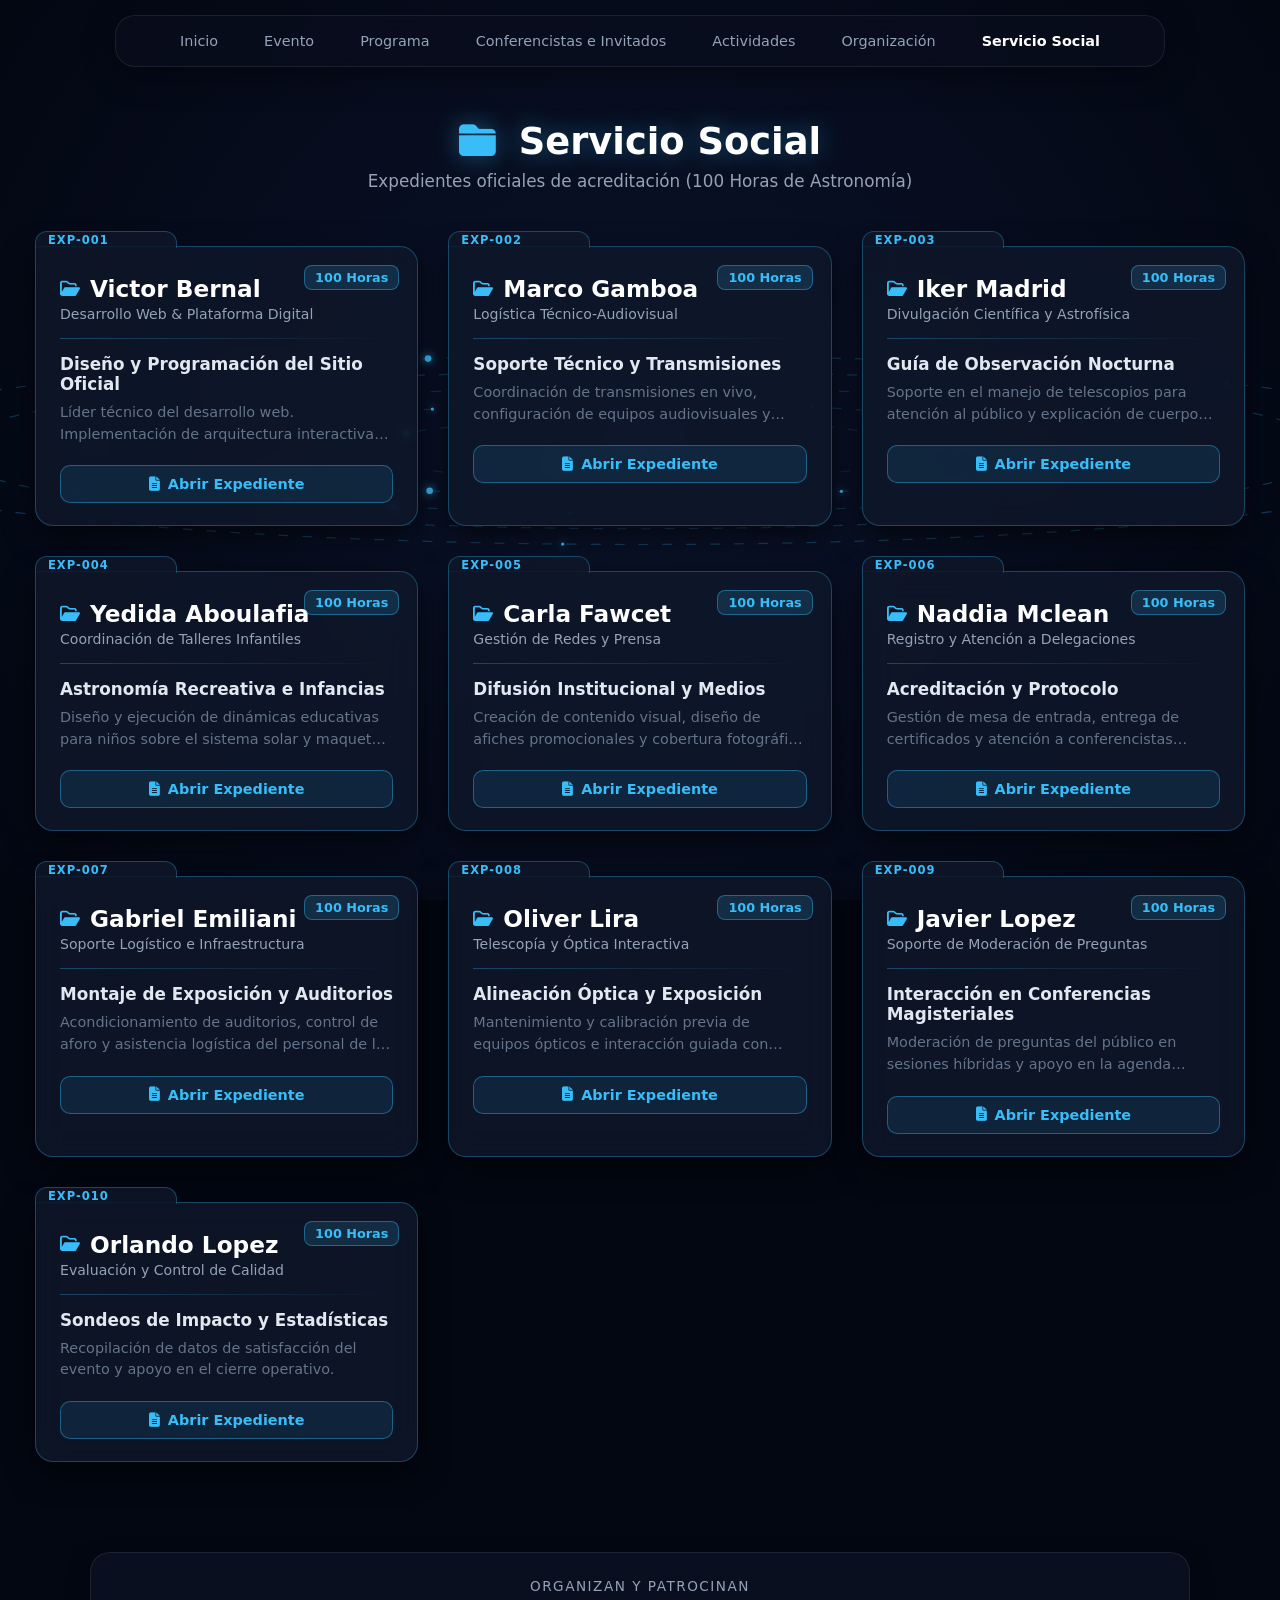
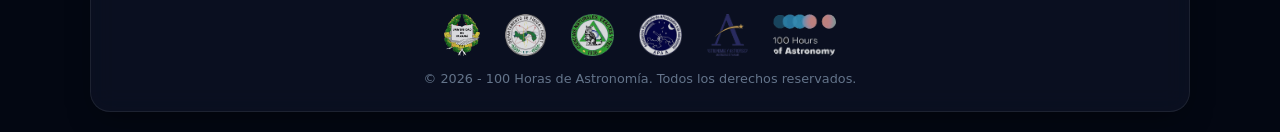
<file: Serviciosocial.html>
<!DOCTYPE html>
<html lang="es">

<head>
    <meta charset="UTF-8">
    <meta name="viewport" content="width=device-width, initial-scale=1.0">
    <title>Servicio Social - 100 Horas de Astronomía</title>
    
    <!-- Favicon -->
    <link rel="shortcut icon" type="image/png" href="assets/img/logos/100-horas-astronomia.png">
    
    <!-- Hojas de Estilo -->
    <link rel="stylesheet" href="assets/css/Serviciosocial.css">
    
    <!-- Librería FontAwesome para iconos de carpetas y archivos -->
    <link rel="stylesheet" href="https://cdnjs.cloudflare.com/ajax/libs/font-awesome/6.4.0/css/all.min.css">
    
    <!-- Scripts de Control -->
    <script src="assets/js/controljs.js"></script>

   
</head>

<body>
    <canvas id="gravity-canvas"></canvas>

    <!-- NAV / MENÚ DE NAVEGACIÓN -->
    <header class="glass-header">
        <nav class="glass-nav">
            <a href="index.html" class="nav-item">Inicio</a>
            <a href="Evento.html" class="nav-item">Evento</a>
            <a href="Programa.html" class="nav-item">Programa</a>
            <a href="Conferencia.html" class="nav-item">Conferencistas e Invitados</a>
            <a href="Actividades.html" class="nav-item">Actividades</a>
            <a href="Organizacion.html" class="nav-item">Organización</a>
            <a href="Serviciosocial.html" class="nav-item active">Servicio Social</a>
        </nav>
    </header>

    <!-- ARCHIVADOR DIGITAL -->
    <main class="main-content">
        <div class="archive-header">
            <h1 class="page-title"><i class="fa-solid fa-folder-closed icon-folder-title"></i> Servicio Social</h1>
            <p class="page-subtitle">Expedientes oficiales de acreditación (100 Horas de Astronomía)</p>
        </div>

        <!-- Mueble Archivador con carpetas -->
        <div id="cabinet-grid" class="cabinet-grid">
            <!-- JavaScript inyectará las 10 carpetas/expedientes aquí -->
        </div>
    </main>

    <!-- MODAL DE EXPEDIENTE (VISOR DE ARCHIVO) -->
    <div id="file-modal" class="modal-overlay" style="display: none;">
        <div class="file-dossier">
            <button class="modal-close-btn" onclick="closeFileModal()">&times;</button>
            <div id="file-modal-body"></div>
        </div>
    </div>

    <!-- PIE DE PÁGINA / PATROCINADORES -->
    <footer class="bento-card sponsors-section">
        <p class="sponsors-title">Organizan y Patrocinan</p>
        <div class="sponsors-grid">
           <img src="assets/img/logos/universidad-panama.png"
                     alt="Universidad de Panamá" class="sponsor-logo">
                <img src="assets/img/logos/departamento-fisica.png"
                     alt="Departamento de Física — FCNET" class="sponsor-logo">
                <img src="assets/img/logos/fcnet.png"
                     alt="Facultad de Ciencias Naturales, Exactas y Tecnología" class="sponsor-logo">
                <img src="assets/img/logos/apaa.png"
                     alt="Asociación Panameña de Aficionados a la Astronomía" class="sponsor-logo">
                <img src="assets/img/logos/astronomia-astrofisica.png"
                     alt="Astronomía y Astrofísica — Universidad de Panamá" class="sponsor-logo">
                <img src="assets/img/logos/100-horas-astronomia.png"
                     alt="100 Hours of Astronomy" class="sponsor-logo is-light">
        </div>
        <p class="copyright-text">© 2026 - 100 Horas de Astronomía. Todos los derechos reservados.</p>
    </footer>

    <!-- JS Principal de Servicio Social -->
    <script src="assets/js/Serviciosocial.js"></script>
</body>
</html>
</file>
<file: assets/css/Serviciosocial.css>
/* Contenedor del fondo Vanta */
#vanta-bg {
    position: fixed;
    top: 0;
    left: 0;
    width: 100vw;
    height: 100vh;
    z-index: -1; /* Se posiciona detrás de todo el contenido */
    pointer-events: none;
}

/* Asegurar que la página tenga el fondo oscuro base */
body {
    background-color: #030712;
    margin: 0;
    padding: 0;
    min-height: 100vh;
    display: flex;
    flex-direction: column;
}

.main-content {
    flex: 1;
    padding: 120px 20px 40px 20px; /* Espacio para no chocar con el header */
}
/* Grid de Tarjetas */
.bento-grid {
    display: grid;
    grid-template-columns: repeat(auto-fit, minmax(300px, 1fr));
    gap: 20px;
    max-width: 1100px;
    margin: 0 auto;
}

/* Tarjeta Bento de Servicio Social */
.social-card {
    position: relative;
    padding: 24px;
    background: rgba(15, 23, 42, 0.75);
    border: 1px solid rgba(56, 189, 248, 0.2);
    backdrop-filter: blur(12px);
    border-radius: 16px;
}

.badge-horas {
    position: absolute;
    top: 18px;
    right: 18px;
    background: rgba(56, 189, 248, 0.15);
    color: #38bdf8;
    border: 1px solid rgba(56, 189, 248, 0.4);
    padding: 4px 10px;
    border-radius: 20px;
    font-size: 0.85rem;
    font-weight: bold;
}

.student-name {
    font-size: 1.5rem;
    color: #fff;
    margin: 0 0 4px 0;
}

.student-career {
    color: #38bdf8;
    font-size: 0.9rem;
    margin-bottom: 16px;
}

.project-title {
    color: #e2e8f0;
    margin-bottom: 8px;
}

.project-summary {
    color: #94a3b8;
    font-size: 0.95rem;
    line-height: 1.5;
    margin-bottom: 20px;
}

.btn-detalles {
    width: 100%;
    padding: 10px;
    background: #38bdf8;
    color: #0f172a;
    border: none;
    border-radius: 8px;
    font-weight: bold;
    cursor: pointer;
    transition: background 0.3s ease;
}

.btn-detalles:hover {
    background: #0284c7;
    color: #fff;
}
/* ==========================================
   1. RESETS & ESTILOS BASE
   ========================================== */
* {
  margin: 0;
  padding: 0;
  box-sizing: border-box;
  font-family: 'Segoe UI', Tahoma, Geneva, Verdana, sans-serif;
}

body {
  background-color: #030712;
  color: #f8fafc;
  min-height: 100vh;
  display: flex;
  flex-direction: column;
  overflow-x: hidden;
  overflow-y: auto;
}

/* Fondo de Vanta.js (Red 3D) */
#vanta-bg {
  position: fixed;
  top: 0;
  left: 0;
  width: 100vw;
  height: 100vh;
  z-index: -1;
  pointer-events: none;
}

/* Contenedor Principal */
.main-content {
  flex: 1;
  padding: 110px 20px 40px 20px;
  max-width: 1200px;
  margin: 0 auto;
  width: 100%;
}

.page-title {
  text-align: center;
  font-size: 2.2rem;
  font-weight: 700;
  color: #ffffff;
  margin-bottom: 8px;
  text-shadow: 0 0 20px rgba(56, 189, 248, 0.3);
}

.page-subtitle {
  text-align: center;
  color: #94a3b8;
  font-size: 1rem;
  margin-bottom: 40px;
}

/* ==========================================
   2. BENTO GRID & TARJETAS DE ESTUDIANTES
   ========================================== */
.bento-grid {
  display: grid;
  grid-template-columns: repeat(auto-fit, minmax(320px, 1fr));
  gap: 24px;
  width: 100%;
}

.bento-card {
  background: rgba(15, 23, 42, 0.7);
  border: 1px solid rgba(56, 189, 248, 0.25);
  backdrop-filter: blur(16px);
  -webkit-backdrop-filter: blur(16px);
  border-radius: 20px;
  padding: 28px;
  position: relative;
  transition: transform 0.3s ease, border-color 0.3s ease, box-shadow 0.3s ease;
  box-shadow: 0 10px 30px -10px rgba(0, 0, 0, 0.5);
}

.bento-card:hover {
  transform: translateY(-5px);
  border-color: rgba(56, 189, 248, 0.6);
  box-shadow: 0 15px 35px -10px rgba(56, 189, 248, 0.25);
}

/* Badge de Horas */
.badge-horas {
  position: absolute;
  top: 20px;
  right: 20px;
  background: rgba(56, 189, 248, 0.15);
  color: #38bdf8;
  border: 1px solid rgba(56, 189, 248, 0.4);
  padding: 4px 12px;
  border-radius: 20px;
  font-size: 0.85rem;
  font-weight: 700;
  letter-spacing: 0.5px;
}

.student-name {
  font-size: 1.6rem;
  color: #ffffff;
  margin-bottom: 4px;
}

.student-career {
  color: #38bdf8;
  font-size: 0.88rem;
  font-weight: 600;
  margin-bottom: 20px;
  display: block;
}

.project-title {
  color: #e2e8f0;
  font-size: 1.1rem;
  margin-bottom: 10px;
}

.project-summary {
  color: #94a3b8;
  font-size: 0.95rem;
  line-height: 1.6;
  margin-bottom: 24px;
}

/* Botón de Detalles */
.btn-detalles {
  width: 100%;
  padding: 12px;
  background: linear-gradient(135deg, #0284c7, #38bdf8);
  color: #0f172a;
  border: none;
  border-radius: 12px;
  font-weight: 700;
  font-size: 0.95rem;
  cursor: pointer;
  transition: all 0.3s ease;
  box-shadow: 0 4px 15px rgba(56, 189, 248, 0.3);
}

.btn-detalles:hover {
  background: linear-gradient(135deg, #38bdf8, #7dd3fc);
  transform: scale(1.02);
  color: #000;
}

/* ==========================================
   3. MODAL DE EVIDENCIAS Y DETALLES
   ========================================== */
.modal-overlay {
  position: fixed;
  top: 0;
  left: 0;
  width: 100vw;
  height: 100vh;
  background: rgba(2, 6, 23, 0.85);
  backdrop-filter: blur(8px);
  z-index: 2000;
  display: flex;
  align-items: center;
  justify-content: center;
  padding: 20px;
}

.modal-content {
  max-width: 600px;
  width: 100%;
  max-height: 85vh;
  overflow-y: auto;
  position: relative;
  border: 1px solid rgba(56, 189, 248, 0.4);
}

.modal-close-btn {
  position: absolute;
  top: 15px;
  right: 20px;
  background: transparent;
  border: none;
  color: #94a3b8;
  font-size: 2rem;
  cursor: pointer;
  line-height: 1;
  transition: color 0.2s;
}

.modal-close-btn:hover {
  color: #38bdf8;
}

/* ==========================================
   4. FOOTER & PATROCINADORES
   ========================================== */
.sponsors-section {
  margin: 40px auto 20px auto;
  width: 90%;
  max-width: 1100px;
  text-align: center;
}

.sponsors-title {
  color: #94a3b8;
  font-size: 0.9rem;
  text-transform: uppercase;
  letter-spacing: 1px;
  margin-bottom: 20px;
}

.sponsors-grid {
  display: flex;
  flex-wrap: wrap;
  align-items: center;
  justify-content: center;
  gap: 25px;
  margin-bottom: 20px;
}

.sponsor-logo {
  height: 45px;
  width: auto;
  object-fit: contain;
  filter: grayscale(30%) opacity(0.8);
  border-radius: 8px;
  transition: all 0.3s ease;
}

.sponsor-logo:hover {
  filter: grayscale(0%) opacity(1);
  transform: scale(1.08);
}

.copyright-text {
  color: #64748b;
  font-size: 0.8rem;
  margin-top: 15px;
}
/* ==========================================
   1. RESETS & ESTILOS GENERALES
   ========================================== */
* {
  margin: 0;
  padding: 0;
  box-sizing: border-box;
  font-family: 'Segoe UI', system-ui, -apple-system, sans-serif;
}

body {
  background-color: #030712;
  color: #f8fafc;
  min-height: 100vh;
  display: flex;
  flex-direction: column;
  overflow-x: hidden;
  overflow-y: auto;
}

#vanta-bg {
  position: fixed;
  top: 0;
  left: 0;
  width: 100vw;
  height: 100vh;
  z-index: -1;
  pointer-events: none;
}

/* Header Flotante con Hover Neón */
.glass-header {
  position: fixed;
  top: 15px;
  left: 50%;
  transform: translateX(-50%);
  z-index: 1000;
  width: 90%;
  max-width: 1050px;
}

.glass-nav {
  display: flex;
  align-items: center;
  justify-content: center;
  gap: 8px;
  padding: 8px 16px;
  background: rgba(10, 15, 30, 0.65);
  backdrop-filter: blur(12px);
  -webkit-backdrop-filter: blur(12px);
  border: 1px solid rgba(255, 255, 255, 0.08);
  border-radius: 20px;
  box-shadow: 0 8px 32px 0 rgba(0, 0, 0, 0.37);
  overflow-x: auto;
  white-space: nowrap;
}

.glass-nav::-webkit-scrollbar { display: none; }
.glass-nav { -ms-overflow-style: none; scrollbar-width: none; }

.nav-item {
  color: #94a3b8;
  text-decoration: none;
  font-size: 0.9rem;
  font-weight: 500;
  padding: 8px 18px;
  border-radius: 12px;
  border: 1px solid transparent;
  transition: all 0.25s cubic-bezier(0.4, 0, 0.2, 1);
  display: inline-block;
}

.nav-item:hover {
  color: #38bdf8;
  background: rgba(14, 116, 144, 0.35);
  border-color: rgba(56, 189, 248, 0.4);
  box-shadow: 0 0 15px rgba(56, 189, 248, 0.4), inset 0 0 10px rgba(56, 189, 248, 0.2);
  transform: translateY(-1px);
}

.nav-item.active {
  color: #ffffff;
  font-weight: 600;
}

/* ==========================================
   2. SECCIÓN ARCHIVADOR DIGITAL
   ========================================== */
.main-content {
  flex: 1;
  padding: 120px 20px 40px 20px;
  max-width: 1250px;
  margin: 0 auto;
  width: 100%;
}

.archive-header {
  text-align: center;
  margin-bottom: 40px;
}

.page-title {
  font-size: 2.3rem;
  font-weight: 800;
  color: #ffffff;
  margin-bottom: 8px;
  text-shadow: 0 0 25px rgba(56, 189, 248, 0.4);
}

.icon-folder-title {
  color: #38bdf8;
  margin-right: 10px;
}

.page-subtitle {
  color: #94a3b8;
  font-size: 1.05rem;
}

/* GRID DE MUEBLE ARCHIVADOR */
.cabinet-grid {
  display: grid;
  grid-template-columns: repeat(auto-fill, minmax(340px, 1fr));
  gap: 30px;
  width: 100%;
}

/* CONTENEDOR TIPO CARPETA DE EXPEDIENTE */
.folder-card {
  position: relative;
  background: rgba(15, 23, 42, 0.85);
  border: 1px solid rgba(56, 189, 248, 0.3);
  backdrop-filter: blur(16px);
  -webkit-backdrop-filter: blur(16px);
  border-radius: 0 18px 18px 18px;
  padding: 28px 24px 22px 24px;
  margin-top: 15px; /* Espacio para la pestaña */
  transition: all 0.35s cubic-bezier(0.4, 0, 0.2, 1);
  box-shadow: 0 10px 30px rgba(0, 0, 0, 0.6);
  cursor: pointer;
}

/* PESTAÑA DEL ARCHIVADOR (TAB ARRIBA A LA IZQUIERDA) */
.folder-card::before {
  content: '';
  position: absolute;
  top: -16px;
  left: -1px;
  width: 140px;
  height: 16px;
  background: rgba(15, 23, 42, 0.85);
  border-top: 1px solid rgba(56, 189, 248, 0.3);
  border-left: 1px solid rgba(56, 189, 248, 0.3);
  border-right: 1px solid rgba(56, 189, 248, 0.3);
  border-radius: 12px 12px 0 0;
  backdrop-filter: blur(16px);
}

/* EFECTO HOVER DE CARPETA SEPARÁNDOSE */
.folder-card:hover {
  transform: translateY(-8px) scale(1.02);
  border-color: rgba(56, 189, 248, 0.8);
  box-shadow: 0 18px 40px rgba(56, 189, 248, 0.2);
}

.folder-card:hover::before {
  border-color: rgba(56, 189, 248, 0.8);
  background: rgba(14, 116, 144, 0.4);
}

/* ETIQUETA / ID DE EXPEDIENTE EN LA PESTAÑA */
.folder-tab-label {
  position: absolute;
  top: -14px;
  left: 12px;
  font-size: 0.72rem;
  font-weight: 800;
  color: #38bdf8;
  letter-spacing: 1px;
  text-transform: uppercase;
  z-index: 2;
}

/* BADGE DE ACREDITACIÓN (100H) */
.folder-badge {
  position: absolute;
  top: 18px;
  right: 18px;
  background: rgba(56, 189, 248, 0.15);
  color: #38bdf8;
  border: 1px solid rgba(56, 189, 248, 0.4);
  padding: 4px 10px;
  border-radius: 8px;
  font-size: 0.8rem;
  font-weight: 700;
}

.student-name {
  font-size: 1.45rem;
  color: #ffffff;
  font-weight: 700;
  margin-bottom: 4px;
  display: flex;
  align-items: center;
  gap: 10px;
}

.student-name i {
  color: #38bdf8;
  font-size: 1.1rem;
}

.student-role {
  color: #94a3b8;
  font-size: 0.88rem;
  font-weight: 500;
  margin-bottom: 16px;
  display: block;
}

.folder-divider {
  height: 1px;
  background: linear-gradient(90deg, rgba(56, 189, 248, 0.3), transparent);
  margin-bottom: 15px;
}

.project-title {
  color: #e2e8f0;
  font-size: 1.05rem;
  font-weight: 600;
  margin-bottom: 8px;
}

.project-desc {
  color: #64748b;
  font-size: 0.9rem;
  line-height: 1.5;
  margin-bottom: 20px;
  display: -webkit-box;
  -webkit-line-clamp: 2;
  -webkit-box-orient: vertical;
  overflow: hidden;
}

/* BOTÓN DE APERTURA */
.btn-open-folder {
  width: 100%;
  padding: 10px;
  background: rgba(56, 189, 248, 0.1);
  color: #38bdf8;
  border: 1px solid rgba(56, 189, 248, 0.4);
  border-radius: 10px;
  font-weight: 700;
  font-size: 0.9rem;
  cursor: pointer;
  display: flex;
  align-items: center;
  justify-content: center;
  gap: 8px;
  transition: all 0.25s ease;
}

.btn-open-folder:hover {
  background: #38bdf8;
  color: #0f172a;
  box-shadow: 0 0 15px rgba(56, 189, 248, 0.4);
}

/* ==========================================
   3. MODAL DE EXPEDIENTE/HOJA DE REPORTE
   ========================================== */
.modal-overlay {
  position: fixed;
  top: 0;
  left: 0;
  width: 100vw;
  height: 100vh;
  background: rgba(2, 6, 23, 0.85);
  backdrop-filter: blur(10px);
  z-index: 2000;
  display: flex;
  align-items: center;
  justify-content: center;
  padding: 20px;
}

.file-dossier {
  background: rgba(15, 23, 42, 0.95);
  border: 1px solid rgba(56, 189, 248, 0.5);
  border-radius: 20px;
  max-width: 650px;
  width: 100%;
  max-height: 88vh;
  overflow-y: auto;
  position: relative;
  padding: 35px 30px;
  box-shadow: 0 25px 50px -12px rgba(0, 0, 0, 0.8);
}

.modal-close-btn {
  position: absolute;
  top: 15px;
  right: 20px;
  background: transparent;
  border: none;
  color: #94a3b8;
  font-size: 2.2rem;
  cursor: pointer;
  transition: color 0.2s;
}

.modal-close-btn:hover {
  color: #38bdf8;
}

/* ==========================================
   4. FOOTER Y PATROCINADORES
   ========================================== */
.sponsors-section {
  margin: 50px auto 20px auto;
  width: 90%;
  max-width: 1100px;
  text-align: center;
  background: rgba(15, 23, 42, 0.6);
  border: 1px solid rgba(255, 255, 255, 0.08);
  backdrop-filter: blur(12px);
  border-radius: 20px;
  padding: 25px;
}

.sponsors-title {
  color: #94a3b8;
  font-size: 0.85rem;
  text-transform: uppercase;
  letter-spacing: 1.5px;
  margin-bottom: 20px;
}

.sponsors-grid {
  display: flex;
  flex-wrap: wrap;
  align-items: center;
  justify-content: center;
  gap: 25px;
  margin-bottom: 15px;
}

.sponsor-logo {
  height: 42px;
  width: auto;
  object-fit: contain;
  filter: grayscale(30%) opacity(0.85);
  border-radius: 8px;
  transition: all 0.3s ease;
}

.sponsor-logo:hover {
  filter: grayscale(0%) opacity(1);
  transform: scale(1.08);
}

.copyright-text {
  color: #64748b;
  font-size: 0.8rem;
  margin-top: 15px;
}

/* ==========================================
   CAMBIO A CUADRO Y AJUSTE DE ESPACIO EN MOVIL
   ========================================== */
@media (max-width: 768px) {
  /* Empuja el contenido principal hacia abajo para que no choque */
  .main-content {
    padding-top: 210px !important; 
  }

  .glass-header {
    width: 92%;
    max-width: 480px;
    top: 10px;
  }

  .glass-nav {
    flex-wrap: wrap;
    justify-content: center;
    gap: 8px 12px;
    padding: 14px 16px;
    border-radius: 24px;
    white-space: normal;
    overflow-x: visible;
  }

  .nav-item {
    font-size: 0.85rem;
    padding: 6px 12px;
  }
}

/* ==========================================
   CANVAS DE ÓRBITAS Y ONDAS GRAVITACIONALES
   ========================================== */
#gravity-canvas {
  position: fixed;
  top: 0;
  left: 0;
  width: 100vw;
  height: 100vh;
  z-index: -1;
  pointer-events: none;
  background: radial-gradient(circle at center, #0b132b 0%, #030712 100%);
}

/* --- ESTILOS DE EVIDENCIAS EN EL MODAL --- */

/* Ajuste de contenedor del modal para permitir desplazamiento si el archivo es grande */
#file-modal-body {
  max-height: 80vh;
  overflow-y: auto;
  padding-right: 8px;
}

/* Personalización de barra de scroll para el modal */
#file-modal-body::-webkit-scrollbar {
  width: 6px;
}
#file-modal-body::-webkit-scrollbar-thumb {
  background: rgba(56, 189, 248, 0.4);
  border-radius: 4px;
}

/* Reproductor de Video */
video {
  max-height: 350px;
  object-fit: contain;
  outline: none;
}

/* Visor de Documentos (PDF / PPT) */
iframe {
  background: #0f172a;
  transition: border-color 0.3s ease;
}

iframe:hover {
  border-color: rgba(56, 189, 248, 0.6) !important;
}

/* Adaptación para pantallas de teléfonos */
@media (max-width: 600px) {
  iframe {
    height: 200px !important; /* Reduce la altura en móviles para que no ocupe toda la pantalla */
  }
  
  #file-modal-body {
    padding: 15px !important;
  }
}
</file>
